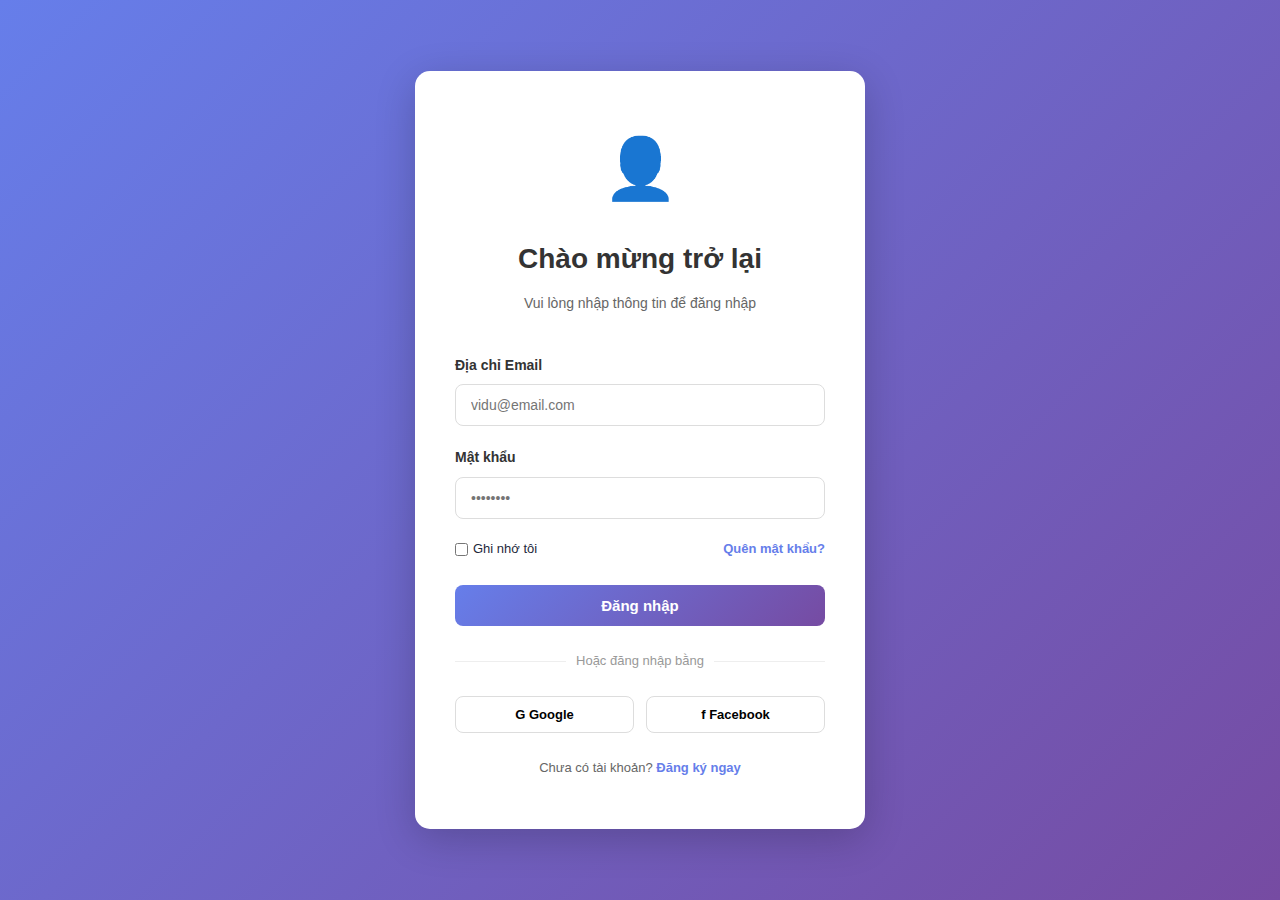
<file: frontend/login.html>
<!DOCTYPE html>
<html lang="vi">
<head>
    <meta charset="UTF-8">
    <meta name="viewport" content="width=device-width, initial-scale=1.0">
    <title>Đăng Nhập - RealEstate ChatBox</title>
    <link rel="stylesheet" href="styles.css">
    <style>
        body {
            background: linear-gradient(135deg, #667eea 0%, #764ba2 100%);
            display: flex;
            align-items: center;
            justify-content: center;
            min-height: 100vh;
            margin: 0;
            padding: 20px;
        }

        .auth-container {
            background: white;
            border-radius: 15px;
            box-shadow: 0 10px 40px rgba(0, 0, 0, 0.2);
            padding: 50px 40px;
            max-width: 450px;
            width: 100%;
        }

        .auth-header {
            text-align: center;
            margin-bottom: 40px;
        }

        .auth-icon {
            font-size: 60px;
            margin-bottom: 20px;
        }

        .auth-header h1 {
            font-size: 28px;
            color: #333;
            margin: 0 0 10px 0;
        }

        .auth-header p {
            color: #666;
            font-size: 14px;
            margin: 0;
        }

        .form-group {
            margin-bottom: 20px;
        }

        .form-group label {
            display: block;
            margin-bottom: 8px;
            color: #333;
            font-weight: 600;
            font-size: 14px;
        }

        .form-group input {
            width: 100%;
            padding: 12px 15px;
            border: 1px solid #ddd;
            border-radius: 8px;
            font-size: 14px;
            transition: border-color 0.3s;
        }

        .form-group input:focus {
            outline: none;
            border-color: #667eea;
            box-shadow: 0 0 0 3px rgba(102, 126, 234, 0.1);
        }

        .form-options {
            display: flex;
            justify-content: space-between;
            align-items: center;
            margin-bottom: 25px;
            font-size: 13px;
        }

        .remember-me {
            display: flex;
            align-items: center;
            gap: 5px;
        }

        .remember-me input {
            width: auto;
            margin: 0;
        }

        .forgot-password {
            color: #667eea;
            text-decoration: none;
            font-weight: 600;
        }

        .forgot-password:hover {
            text-decoration: underline;
        }

        .btn-login {
            width: 100%;
            padding: 12px;
            background: linear-gradient(135deg, #667eea 0%, #764ba2 100%);
            color: white;
            border: none;
            border-radius: 8px;
            font-size: 15px;
            font-weight: 600;
            cursor: pointer;
            transition: transform 0.3s;
        }

        .btn-login:hover {
            transform: translateY(-2px);
            box-shadow: 0 5px 20px rgba(102, 126, 234, 0.4);
        }

        .btn-login:active {
            transform: translateY(0);
        }

        .divider {
            position: relative;
            margin: 25px 0;
            text-align: center;
            color: #999;
            font-size: 13px;
        }

        .divider::before {
            content: '';
            position: absolute;
            left: 0;
            top: 50%;
            width: 100%;
            height: 1px;
            background: #eee;
        }

        .divider span {
            background: white;
            padding: 0 10px;
            position: relative;
        }

        .social-login {
            display: flex;
            gap: 12px;
            margin-bottom: 25px;
        }

        .social-btn {
            flex: 1;
            padding: 10px;
            border: 1px solid #ddd;
            border-radius: 8px;
            background: white;
            cursor: pointer;
            font-size: 13px;
            font-weight: 600;
            transition: all 0.3s;
        }

        .social-btn:hover {
            background: #f5f5f5;
            border-color: #667eea;
        }

        .auth-footer {
            text-align: center;
            font-size: 13px;
            color: #666;
        }

        .auth-footer a {
            color: #667eea;
            text-decoration: none;
            font-weight: 600;
        }

        .auth-footer a:hover {
            text-decoration: underline;
        }

        .message-box {
            padding: 12px 15px;
            border-radius: 8px;
            margin-bottom: 20px;
            display: none;
            font-size: 13px;
        }

        .message-box.show {
            display: block;
        }

        .message-box.success {
            background: #d4edda;
            color: #155724;
            border: 1px solid #c3e6cb;
        }

        .message-box.error {
            background: #f8d7da;
            color: #721c24;
            border: 1px solid #f5c6cb;
        }
    </style>
</head>
<body>
    <div class="auth-container">
        <div class="auth-header">
            <div class="auth-icon">👤</div>
            <h1>Chào mừng trở lại</h1>
            <p>Vui lòng nhập thông tin để đăng nhập</p>
        </div>

        <div id="message" class="message-box"></div>

        <form id="loginForm" onsubmit="handleLogin(event)">
            <div class="form-group">
                <label>Địa chỉ Email</label>
                <input type="email" id="email" placeholder="vidu@email.com" required>
            </div>

            <div class="form-group">
                <label>Mật khẩu</label>
                <input type="password" id="password" placeholder="••••••••" required>
            </div>

            <div class="form-options">
                <label class="remember-me">
                    <input type="checkbox" id="rememberMe">
                    <span>Ghi nhớ tôi</span>
                </label>
                <a href="#" class="forgot-password">Quên mật khẩu?</a>
            </div>

            <button type="submit" class="btn-login">Đăng nhập</button>
        </form>

        <div class="divider">
            <span>Hoặc đăng nhập bằng</span>
        </div>

        <div class="social-login">
            <button type="button" class="social-btn">G Google</button>
            <button type="button" class="social-btn">f Facebook</button>
        </div>

        <div class="auth-footer">
            Chưa có tài khoản? <a href="register.html">Đăng ký ngay</a>
        </div>
    </div>

    <script>
        async function handleLogin(event) {
            event.preventDefault();
            
            const email = document.getElementById('email').value;
            const password = document.getElementById('password').value;
            const messageBox = document.getElementById('message');

            try {
                const response = await fetch('http://localhost:5000/api/auth/login', {
                    method: 'POST',
                    headers: {
                        'Content-Type': 'application/json'
                    },
                    body: JSON.stringify({ email, password })
                });

                const data = await response.json();

                if (data.success) {
                    // Lưu token
                    localStorage.setItem('authToken', data.token);
                    localStorage.setItem('currentUser', JSON.stringify(data.user));
                    
                    // Hiển thị thông báo thành công
                    showMessage('Đăng nhập thành công! Đang chuyển hướng...', 'success');
                    
                    // Chuyển hướng sau 1.5 giây
                    setTimeout(() => {
                        window.location.href = 'index.html';
                    }, 100);
                } else {
                    showMessage(data.error || 'Đăng nhập thất bại', 'error');
                }
            } catch (error) {
                showMessage('Lỗi kết nối: ' + error.message, 'error');
            }
        }

        function showMessage(msg, type) {
            const messageBox = document.getElementById('message');
            messageBox.textContent = msg;
            messageBox.className = `message-box show ${type}`;
        }

        // Kiểm tra xem đã đăng nhập chưa
        window.addEventListener('load', () => {
            const token = localStorage.getItem('authToken');
            if (token) {
                window.location.href = 'index.html';
            }
        });
    </script>
</body>
</html>
</file>
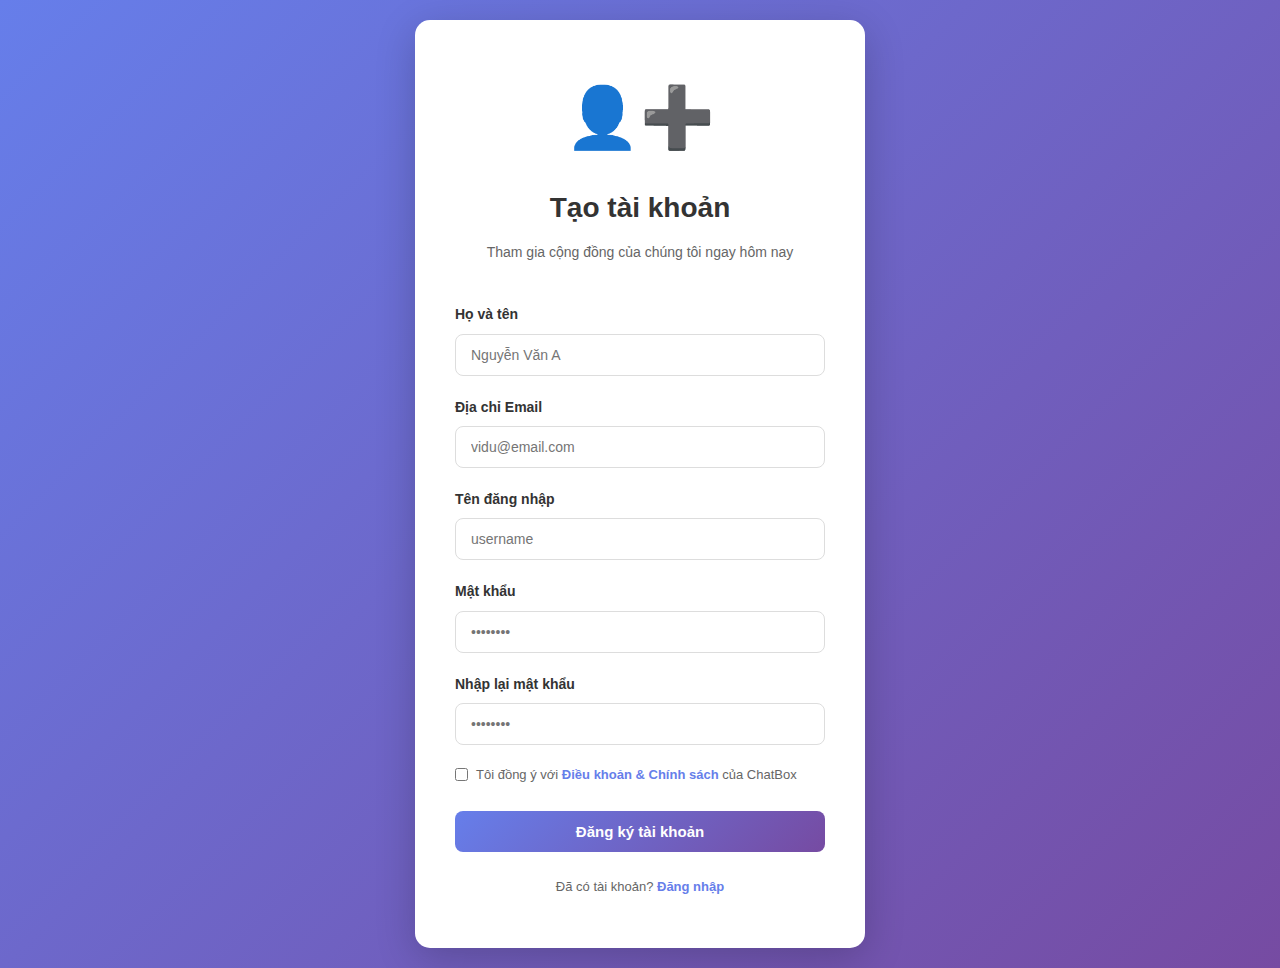
<file: frontend/register.html>
<!DOCTYPE html>
<html lang="vi">
<head>
    <meta charset="UTF-8">
    <meta name="viewport" content="width=device-width, initial-scale=1.0">
    <title>Đăng Ký - RealEstate ChatBox</title>
    <link rel="stylesheet" href="styles.css">
    <style>
        body {
            background: linear-gradient(135deg, #667eea 0%, #764ba2 100%);
            display: flex;
            align-items: center;
            justify-content: center;
            min-height: 100vh;
            margin: 0;
            padding: 20px;
        }

        .auth-container {
            background: white;
            border-radius: 15px;
            box-shadow: 0 10px 40px rgba(0, 0, 0, 0.2);
            padding: 50px 40px;
            max-width: 450px;
            width: 100%;
        }

        .auth-header {
            text-align: center;
            margin-bottom: 40px;
        }

        .auth-icon {
            font-size: 60px;
            margin-bottom: 20px;
        }

        .auth-header h1 {
            font-size: 28px;
            color: #333;
            margin: 0 0 10px 0;
        }

        .auth-header p {
            color: #666;
            font-size: 14px;
            margin: 0;
        }

        .form-group {
            margin-bottom: 20px;
        }

        .form-group label {
            display: block;
            margin-bottom: 8px;
            color: #333;
            font-weight: 600;
            font-size: 14px;
        }

        .form-group input {
            width: 100%;
            padding: 12px 15px;
            border: 1px solid #ddd;
            border-radius: 8px;
            font-size: 14px;
            transition: border-color 0.3s;
        }

        .form-group input:focus {
            outline: none;
            border-color: #667eea;
            box-shadow: 0 0 0 3px rgba(102, 126, 234, 0.1);
        }

        .checkbox-group {
            display: flex;
            align-items: flex-start;
            gap: 8px;
            margin-bottom: 25px;
            font-size: 13px;
        }

        .checkbox-group input {
            width: auto;
            margin-top: 3px;
            cursor: pointer;
        }

        .checkbox-group label {
            margin: 0;
            color: #666;
            flex: 1;
        }

        .checkbox-group a {
            color: #667eea;
            text-decoration: none;
            font-weight: 600;
        }

        .checkbox-group a:hover {
            text-decoration: underline;
        }

        .btn-register {
            width: 100%;
            padding: 12px;
            background: linear-gradient(135deg, #667eea 0%, #764ba2 100%);
            color: white;
            border: none;
            border-radius: 8px;
            font-size: 15px;
            font-weight: 600;
            cursor: pointer;
            transition: transform 0.3s;
        }

        .btn-register:hover {
            transform: translateY(-2px);
            box-shadow: 0 5px 20px rgba(102, 126, 234, 0.4);
        }

        .btn-register:active {
            transform: translateY(0);
        }

        .auth-footer {
            text-align: center;
            font-size: 13px;
            color: #666;
            margin-top: 25px;
        }

        .auth-footer a {
            color: #667eea;
            text-decoration: none;
            font-weight: 600;
        }

        .auth-footer a:hover {
            text-decoration: underline;
        }

        .message-box {
            padding: 12px 15px;
            border-radius: 8px;
            margin-bottom: 20px;
            display: none;
            font-size: 13px;
        }

        .message-box.show {
            display: block;
        }

        .message-box.success {
            background: #d4edda;
            color: #155724;
            border: 1px solid #c3e6cb;
        }

        .message-box.error {
            background: #f8d7da;
            color: #721c24;
            border: 1px solid #f5c6cb;
        }
    </style>
</head>
<body>
    <div class="auth-container">
        <div class="auth-header">
            <div class="auth-icon">👤➕</div>
            <h1>Tạo tài khoản</h1>
            <p>Tham gia cộng đồng của chúng tôi ngay hôm nay</p>
        </div>

        <div id="message" class="message-box"></div>

        <form id="registerForm" onsubmit="handleRegister(event)">
            <div class="form-group">
                <label>Họ và tên</label>
                <input type="text" id="fullName" placeholder="Nguyễn Văn A" required>
            </div>

            <div class="form-group">
                <label>Địa chỉ Email</label>
                <input type="email" id="email" placeholder="vidu@email.com" required>
            </div>

            <div class="form-group">
                <label>Tên đăng nhập</label>
                <input type="text" id="username" placeholder="username" required>
            </div>

            <div class="form-group">
                <label>Mật khẩu</label>
                <input type="password" id="password" placeholder="••••••••" required>
            </div>

            <div class="form-group">
                <label>Nhập lại mật khẩu</label>
                <input type="password" id="confirmPassword" placeholder="••••••••" required>
            </div>

            <div class="checkbox-group">
                <input type="checkbox" id="agreeTerms" required>
                <label for="agreeTerms">
                    Tôi đồng ý với <a href="#">Điều khoản & Chính sách</a> của ChatBox
                </label>
            </div>

            <button type="submit" class="btn-register">Đăng ký tài khoản</button>
        </form>

        <div class="auth-footer">
            Đã có tài khoản? <a href="login.html">Đăng nhập</a>
        </div>
    </div>

    <script>
        // Get backend URL from localStorage or use default
        const backendUrl = localStorage.getItem('backendUrl') || 'http://localhost:5000';

        async function handleRegister(event) {
            event.preventDefault();
            
            const fullName = document.getElementById('fullName').value;
            const email = document.getElementById('email').value;
            const username = document.getElementById('username').value;
            const password = document.getElementById('password').value;
            const confirmPassword = document.getElementById('confirmPassword').value;
            const messageBox = document.getElementById('message');

            // Kiểm tra mật khẩu trùng khớp
            if (password !== confirmPassword) {
                showMessage('Mật khẩu không trùng khớp!', 'error');
                return;
            }

            try {
                const response = await fetch(`${backendUrl}/api/auth/register`, {
                    method: 'POST',
                    headers: {
                        'Content-Type': 'application/json'
                    },
                    body: JSON.stringify({ 
                        email, 
                        username, 
                        password,
                        full_name: fullName
                    })
                });

                const data = await response.json();

                if (data.success) {
                    showMessage('Đăng ký thành công! Đang chuyển hướng...', 'success');
                    
                    // Chuyển hướng sang trang đăng nhập sau 2 giây
                    setTimeout(() => {
                        window.location.href = 'login.html';
                    }, 2000);
                } else {
                    showMessage(data.error || 'Đăng ký thất bại', 'error');
                }
            } catch (error) {
                showMessage('Lỗi kết nối: ' + error.message, 'error');
            }
        }

        function showMessage(msg, type) {
            const messageBox = document.getElementById('message');
            messageBox.textContent = msg;
            messageBox.className = `message-box show ${type}`;
        }

        // Kiểm tra xem đã đăng nhập chưa
        window.addEventListener('load', () => {
            const token = localStorage.getItem('authToken');
            if (token) {
                window.location.href = 'index.html';
            }
        });
    </script>
</body>
</html>
</file>
<file: frontend/styles.css>
/* Global Styles */
* {
    margin: 0;
    padding: 0;
    box-sizing: border-box;
}

:root {
    --primary-color: #2563eb;
    --secondary-color: #1e40af;
    --accent-color: #f59e0b;
    --success-color: #10b981;
    --error-color: #ef4444;
    --bg-color: #f8fafc;
    --card-bg: #ffffff;
    --border-color: #e2e8f0;
    --text-primary: #1e293b;
    --text-secondary: #64748b;
    --shadow: 0 1px 3px rgba(0, 0, 0, 0.1);
    --shadow-lg: 0 10px 15px rgba(0, 0, 0, 0.1);
}

body {
    font-family: -apple-system, BlinkMacSystemFont, 'Segoe UI', 'Roboto', 'Helvetica Neue', sans-serif;
    background-color: var(--bg-color);
    color: var(--text-primary);
    line-height: 1.6;
}

/* Container Layout */
.container {
    display: flex;
    height: 100vh;
    overflow: hidden;
}

/* Sidebar */
.sidebar {
    width: 260px;
    background-color: var(--card-bg);
    border-right: 1px solid var(--border-color);
    display: flex;
    flex-direction: column;
    padding: 20px;
    box-shadow: var(--shadow);
    overflow-y: auto;
}

.logo-section {
    margin-bottom: 30px;
    border-bottom: 2px solid var(--border-color);
    padding-bottom: 20px;
}

.logo-section h1 {
    font-size: 20px;
    margin-bottom: 5px;
    color: var(--primary-color);
}

.logo-section p {
    font-size: 12px;
    color: var(--text-secondary);
}

.nav-menu {
    flex: 1;
    display: flex;
    flex-direction: column;
    gap: 10px;
    margin-bottom: 20px;
}

.nav-btn {
    padding: 12px 15px;
    border: none;
    background-color: transparent;
    color: var(--text-secondary);
    cursor: pointer;
    border-radius: 8px;
    text-align: left;
    font-size: 14px;
    transition: all 0.3s ease;
    display: flex;
    align-items: center;
    gap: 10px;
    font-weight: 500;
}

.nav-btn:hover {
    background-color: var(--bg-color);
    color: var(--text-primary);
}

.nav-btn.active {
    background-color: var(--primary-color);
    color: white;
}

.nav-btn span {
    font-size: 16px;
}

.sidebar-actions {
    display: flex;
    flex-direction: column;
    gap: 10px;
    border-top: 1px solid var(--border-color);
    padding-top: 15px;
}

/* Main Content */
.main-content {
    flex: 1;
    display: flex;
    flex-direction: column;
    overflow: hidden;
}

.section {
    display: none;
    flex: 1;
    overflow-y: auto;
    padding: 20px;
}

.section.active {
    display: flex;
}

/* Chat Section */
#chatSection {
    flex-direction: column;
}

.chat-container {
    display: flex;
    flex-direction: column;
    height: 100%;
    gap: 15px;
}

.chat-messages {
    flex: 1;
    overflow-y: auto;
    padding: 20px;
    background-color: var(--card-bg);
    border-radius: 12px;
    border: 1px solid var(--border-color);
    display: flex;
    flex-direction: column;
    gap: 15px;
}

.message {
    display: flex;
    flex-direction: column;
    gap: 10px;
    animation: slideIn 0.3s ease;
    margin-bottom: 15px;
}

@keyframes slideIn {
    from {
        opacity: 0;
        transform: translateY(10px);
    }
    to {
        opacity: 1;
        transform: translateY(0);
    }
}

.message.user {
    align-items: flex-end;
}

.message.assistant {
    align-items: flex-start;
    width: 100%;
}

.message.system {
    justify-content: center;
}

.message-content {
    max-width: 100%;
    padding: 14px 18px;
    border-radius: 12px;
    word-wrap: break-word;
    line-height: 1.7;
    font-size: 14px;
    overflow-x: auto;
}

.message.user .message-content {
    background-color: var(--primary-color);
    color: white;
    border-bottom-right-radius: 4px;
    width: fit-content;
    max-width: 80%;
}

.message.assistant .message-content {
    background-color: var(--bg-color);
    color: var(--text-primary);
    border-bottom-left-radius: 4px;
    border: 1px solid var(--border-color);
    width: 100%;
}

.message.assistant .message-content strong {
    color: var(--primary-color);
    font-weight: 600;
}

.message.system {
    width: 100%;
}

.message.system .message-content {
    background-color: transparent;
    color: var(--text-secondary);
    font-style: italic;
    font-size: 13px;
}

/* Add proper spacing for divs inside message-content */
.message.assistant .message-content > div {
    line-height: 1.7;
    margin-bottom: 0;
}

/* Ensure lists display properly */
.message.assistant .message-content li {
    list-style: none;
}

.chat-input-area {
    display: flex;
    flex-direction: column;
    gap: 8px;
}

.input-wrapper {
    display: flex;
    gap: 10px;
}

.input-wrapper input {
    flex: 1;
    padding: 12px 16px;
    border: 1px solid var(--border-color);
    border-radius: 12px;
    font-size: 14px;
    transition: all 0.3s ease;
}

.input-wrapper input:focus {
    outline: none;
    border-color: var(--primary-color);
    box-shadow: 0 0 0 3px rgba(37, 99, 235, 0.1);
}

.info-text {
    font-size: 12px;
    color: var(--text-secondary);
    text-align: right;
}

/* Buttons */
.btn-primary,
.btn-secondary {
    padding: 10px 16px;
    border: none;
    border-radius: 8px;
    cursor: pointer;
    font-size: 14px;
    font-weight: 500;
    transition: all 0.3s ease;
    white-space: nowrap;
}

.btn-primary {
    background-color: var(--primary-color);
    color: white;
}

.btn-primary:hover {
    background-color: var(--secondary-color);
    transform: translateY(-2px);
    box-shadow: var(--shadow-lg);
}

.btn-primary:active {
    transform: translateY(0);
}

.btn-secondary {
    background-color: var(--bg-color);
    color: var(--text-primary);
    border: 1px solid var(--border-color);
}

.btn-secondary:hover {
    background-color: var(--border-color);
}

/* Search Section */
.search-container {
    max-width: 900px;
    margin: 0 auto;
    width: 100%;
}

.search-container h2 {
    margin-bottom: 20px;
    color: var(--primary-color);
}

.search-box {
    display: flex;
    gap: 10px;
    margin-bottom: 30px;
}

.search-box input {
    flex: 1;
    padding: 12px 16px;
    border: 1px solid var(--border-color);
    border-radius: 8px;
    font-size: 14px;
}

.search-results {
    display: flex;
    flex-direction: column;
    gap: 15px;
}

.search-result-item {
    background-color: var(--card-bg);
    padding: 15px;
    border-radius: 8px;
    border: 1px solid var(--border-color);
    transition: all 0.3s ease;
}

.search-result-item:hover {
    box-shadow: var(--shadow-lg);
    border-color: var(--primary-color);
}

.result-content {
    color: var(--text-primary);
    line-height: 1.6;
    margin-bottom: 10px;
}

.result-meta {
    font-size: 12px;
    color: var(--text-secondary);
}

/* Knowledge Base Info Section */
.kb-info-container {
    max-width: 1000px;
    margin: 0 auto;
    width: 100%;
}

.kb-info-container h2 {
    margin-bottom: 30px;
    color: var(--primary-color);
}

.info-grid {
    display: grid;
    grid-template-columns: repeat(auto-fit, minmax(200px, 1fr));
    gap: 20px;
    margin-bottom: 30px;
}

.info-card {
    background-color: var(--card-bg);
    padding: 20px;
    border-radius: 12px;
    border: 1px solid var(--border-color);
    text-align: center;
    box-shadow: var(--shadow);
}

.info-card h3 {
    font-size: 14px;
    color: var(--text-secondary);
    margin-bottom: 10px;
    font-weight: 500;
}

.stat-number {
    font-size: 32px;
    font-weight: bold;
    color: var(--primary-color);
}

.stat-text {
    font-size: 16px;
    color: var(--text-primary);
    font-weight: 500;
}

.kb-actions {
    display: flex;
    gap: 10px;
    flex-wrap: wrap;
}

/* Settings Section */
.settings-container {
    max-width: 700px;
    margin: 0 auto;
    width: 100%;
}

.settings-container h2 {
    margin-bottom: 30px;
    color: var(--primary-color);
}

.settings-group {
    background-color: var(--card-bg);
    padding: 20px;
    border-radius: 8px;
    margin-bottom: 20px;
    border: 1px solid var(--border-color);
}

.settings-group h3 {
    margin-bottom: 15px;
    color: var(--text-primary);
    font-size: 16px;
}

.setting-item {
    display: flex;
    flex-direction: column;
    gap: 8px;
    margin-bottom: 15px;
}

.setting-item:last-child {
    margin-bottom: 0;
}

.setting-item label {
    font-size: 14px;
    color: var(--text-secondary);
    font-weight: 500;
}

.input-field {
    padding: 10px 12px;
    border: 1px solid var(--border-color);
    border-radius: 6px;
    font-size: 14px;
    transition: all 0.3s ease;
}

.input-field:focus {
    outline: none;
    border-color: var(--primary-color);
    box-shadow: 0 0 0 3px rgba(37, 99, 235, 0.1);
}

/* Loading and Status */
.loading {
    display: inline-block;
    width: 8px;
    height: 8px;
    border-radius: 50%;
    background-color: var(--primary-color);
    animation: blink 1s infinite;
}

@keyframes blink {
    0%, 100% { opacity: 1; }
    50% { opacity: 0.3; }
}

.status-badge {
    display: inline-block;
    padding: 4px 12px;
    border-radius: 20px;
    font-size: 12px;
    font-weight: 600;
}

.status-badge.success {
    background-color: rgba(16, 185, 129, 0.1);
    color: var(--success-color);
}

.status-badge.error {
    background-color: rgba(239, 68, 68, 0.1);
    color: var(--error-color);
}

/* Responsive Design */
@media (max-width: 768px) {
    .container {
        flex-direction: column;
    }

    .sidebar {
        width: 100%;
        height: auto;
        border-right: none;
        border-bottom: 1px solid var(--border-color);
        flex-direction: row;
        align-items: center;
        padding: 15px;
    }

    .logo-section {
        margin-bottom: 0;
        border-bottom: none;
        border-right: 1px solid var(--border-color);
        padding: 0 15px 0 0;
        margin-right: 15px;
    }

    .nav-menu {
        flex-direction: row;
        margin-bottom: 0;
        flex: 1;
        gap: 5px;
    }

    .nav-btn {
        padding: 8px 12px;
        font-size: 12px;
    }

    .sidebar-actions {
        flex-direction: row;
        border-top: none;
        border-left: 1px solid var(--border-color);
        padding: 0 0 0 15px;
        margin-left: 15px;
    }

    .message p {
        max-width: 90%;
    }

    .info-grid {
        grid-template-columns: repeat(2, 1fr);
    }
}


/* Markdown & HTML Elements Styling in Messages */
.message.assistant h1,
.message.assistant h2,
.message.assistant h3,
.message.assistant h4,
.message.assistant h5,
.message.assistant h6 {
    margin-top: 16px;
    margin-bottom: 10px;
    font-weight: 700;
    color: var(--text-primary);
}

.message.assistant h1 { font-size: 24px; }
.message.assistant h2 { font-size: 20px; }
.message.assistant h3 { font-size: 18px; }
.message.assistant h4 { font-size: 16px; }
.message.assistant h5 { font-size: 14px; }
.message.assistant h6 { font-size: 13px; }

.message.assistant p {
    margin: 8px 0;
    line-height: 1.7;
}

.message.assistant strong {
    color: var(--primary-color);
    font-weight: 700;
}

.message.assistant em {
    font-style: italic;
    color: var(--text-secondary);
}

.message.assistant u {
    text-decoration: underline;
    text-decoration-color: var(--primary-color);
    text-decoration-thickness: 2px;
    text-underline-offset: 2px;
}

/* Lists */
.message.assistant ul,
.message.assistant ol {
    margin: 10px 0;
    padding-left: 20px;
}

.message.assistant ul {
    list-style: none;
}

.message.assistant ul li::before {
    content: "• ";
    color: var(--primary-color);
    font-weight: bold;
    margin-right: 8px;
}

.message.assistant ol {
    list-style-position: outside;
}

.message.assistant ol li {
    margin: 6px 0;
}

.message.assistant li {
    margin: 6px 0;
    line-height: 1.6;
}

.message.assistant li > ol,
.message.assistant li > ul {
    margin: 6px 0 6px 20px;
}

.message.assistant li > ol li::before,
.message.assistant li > ul li::before {
    margin-left: 0;
}

/* Horizontal Rules */
.message.assistant hr {
    margin: 16px 0;
    border: none;
    border-top: 2px solid var(--border-color);
    opacity: 0.5;
}

/* Code */
.message.assistant code {
    background-color: rgba(37, 99, 235, 0.08);
    color: var(--primary-color);
    padding: 2px 6px;
    border-radius: 4px;
    font-family: 'Courier New', monospace;
    font-size: 13px;
}

.message.assistant pre {
    background-color: var(--bg-color);
    border: 1px solid var(--border-color);
    padding: 12px;
    border-radius: 6px;
    overflow-x: auto;
    margin: 10px 0;
}

.message.assistant pre code {
    background-color: transparent;
    padding: 0;
    color: var(--text-primary);
}

/* Links */
.message.assistant a {
    color: var(--primary-color);
    text-decoration: none;
    border-bottom: 1px solid var(--primary-color);
    transition: all 0.3s ease;
}

.message.assistant a:hover {
    background-color: rgba(37, 99, 235, 0.1);
    padding: 0 4px;
    border-radius: 2px;
}

/* Scrollbar Styling */
::-webkit-scrollbar {
    width: 8px;
    height: 8px;
}

::-webkit-scrollbar-track {
    background: transparent;
}

::-webkit-scrollbar-thumb {
    background: var(--border-color);
    border-radius: 4px;
}

::-webkit-scrollbar-thumb:hover {
    background: var(--text-secondary);
}

/* Print Styles */
@media print {
    .sidebar,
    .chat-input-area,
    .sidebar-actions {
        display: none;
    }
}
</file>
